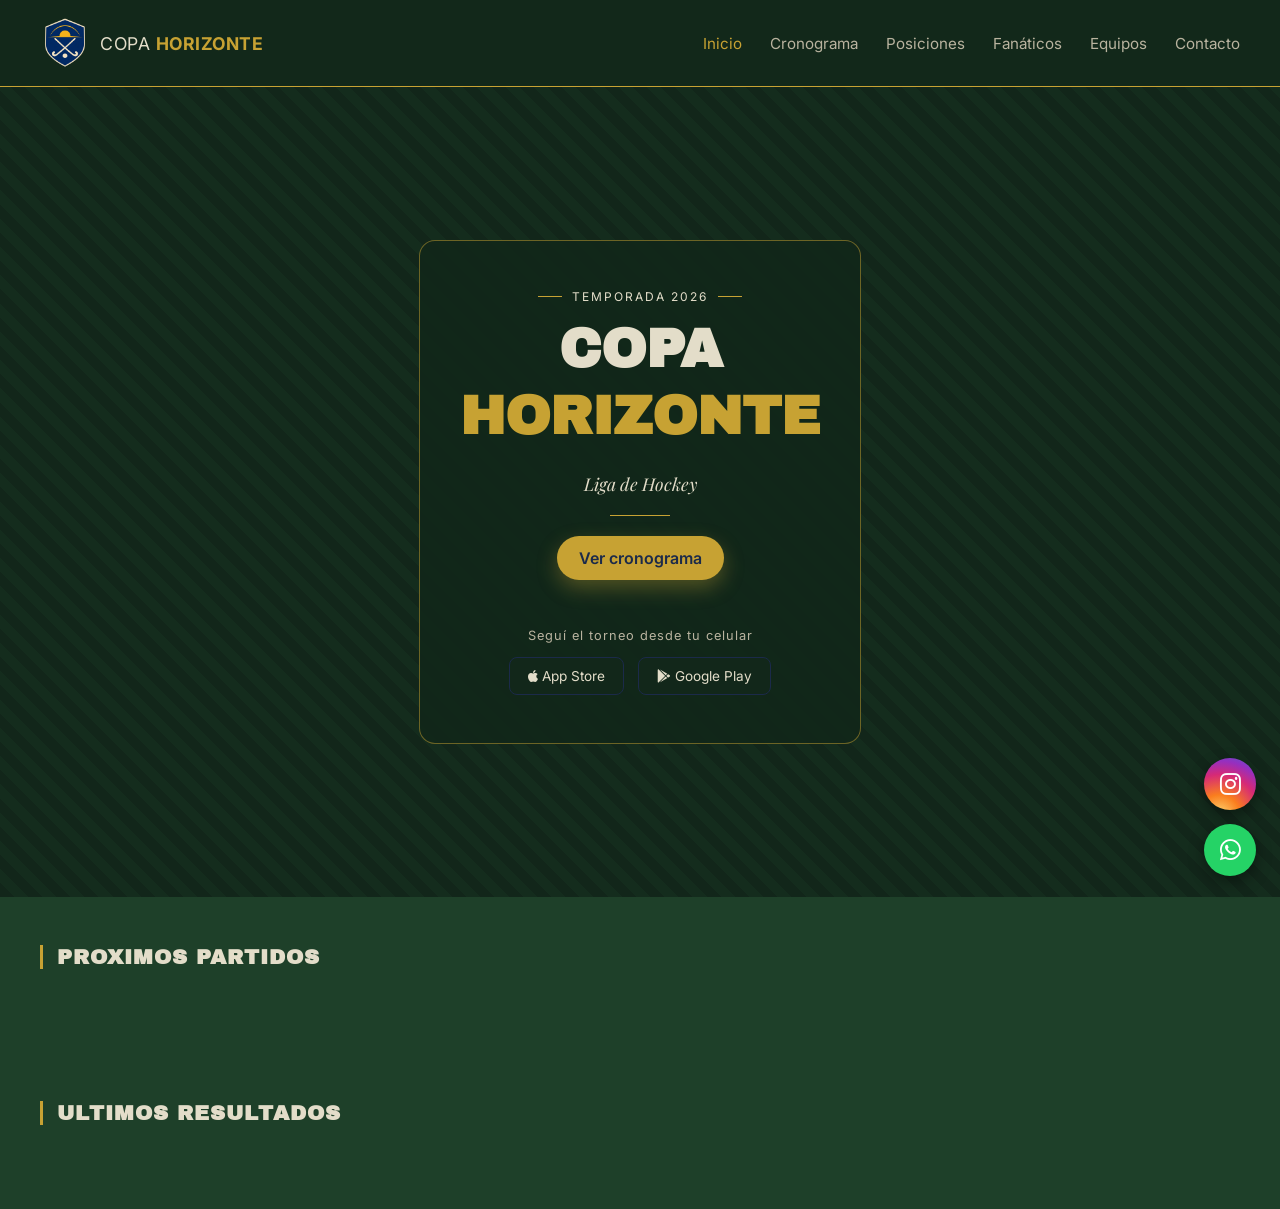
<file: index.html>
<!DOCTYPE html>
<html lang="es">
<head>
  <meta charset="UTF-8" />
  <meta name="viewport" content="width=device-width, initial-scale=1.0" />
  <title>Copa horizonte hockey</title>

  <!-- Fuente de Google Fonts: una para títulos y otra para texto -->
  <link rel="preconnect" href="https://fonts.googleapis.com" />
  <link href="https://fonts.googleapis.com/css2?family=Archivo+Black&family=Inter:wght@400;500;600;700&family=Playfair+Display:ital@1&display=swap" rel="stylesheet">

  <!-- Vinculamos hoja de estilos y script -->
  <link rel="stylesheet" href="https://cdnjs.cloudflare.com/ajax/libs/font-awesome/6.5.2/css/all.min.css"> <!--Biblioteca de iconos-->
  <link rel="stylesheet" href="styles.css" />
  <link rel="stylesheet" href="styles-index.css"/>
  
</head>
<body>
  <header class="navbar"> <!--Encabezado de la pagina-->
    <div class="navbar__brand"> <!--Sirve para agrupar el logo y el título -->
      <img src="assets/logo-escudo-transparente.png" alt="Escudo Superliga Hockey Córdoba" class="navbar__logo" />
      <span class="navbar__title">COPA <strong>HORIZONTE</strong></span>
    </div>

    <!-- Icono de tres rayitas que aparece en el celular -->
    <button class="navbar__toggle" id="navToggle" aria-label="Abrir menú" aria-expanded="false"> <!-- toggle indica que aparece solo en la compu, y el id debe ser unico-->
      <span></span>
      <span></span>
      <span></span> 
    </button> <!--Cierra el boton-->

    <nav class="navbar__menu" id="navMenu"> <!--Bloque de enlaces de navegacion-->
      <a href="index.html" class="active">Inicio</a> <!-- "a href" permite poner un link. Active es lo que indica que ahi estas parado en este momento -->
      <a href="cronograma.html">Cronograma</a>
      <a href="posiciones.html">Posiciones</a>
      <a href="fanaticos.html">Fanáticos</a>
      <a href="equipos.html">Equipos</a>
      <a href="contacto.html">Contacto</a>
    </nav> <!--Cierra el menu de navegacion-->
  </header>

  <!-- Fondo principal-->
  <section class="hero" id="inicio"> <!--Hero es el estilo visual grande — el fondo, la altura, el centrado-->
    <div class="hero__overlay"></div>

    <div class="hero__content">
  
  <div class="hero__season">
  <span class="hero__season-line"></span>
  <span>Temporada 2026</span>
  <span class="hero__season-line"></span>
</div>

<h1 class="hero__title">
  <span>COPA</span>
  <span class="hero__title--accent">HORIZONTE</span>
</h1>

<p class="hero__tagline">Liga de Hockey</p>

<div class="hero__ornament"></div>

      <a href="cronograma.html" class="btn btn--primary">Ver cronograma</a>


  <div class="hero__app">
        <p>Seguí el torneo desde tu celular</p>
        <div class="hero__app-badges">
         <a href="#" class="app-badge"><i class="fa-brands fa-apple"></i> App Store</a>
         <a href="#" class="app-badge"><i class="fa-brands fa-google-play"></i> Google Play</a>
        </div>
  </div>
    </div>
  </section>

  <!-- Botones flotantes -->
  <div class="floating-buttons">
  <a href="#" class="floating-buttons__btn floating-buttons__btn--instagram" aria-label="Instagram">
    <i class="fa-brands fa-instagram"></i> <!-- Icono de Instagram -->
  </a>

  <a href="#" class="floating-buttons__btn floating-buttons__btn--whatsapp" aria-label="WhatsApp">
    <i class="fa-brands fa-whatsapp"></i> <!-- Icono de WhatsApp -->
  </a>
</div>

<section>
  <div class="section-title">
    <h2>Proximos partidos</h2>
  </div>

  <div class="results-grid" id="upcomingGrid">
  
</div>
  </section>

  <section>
    <div class="section-title">
      <h2>Ultimos resultados</h2>
    </div>

    <div class="results-grid" id="resultsGrid">
   
  </div>
</section>
<script src="script.js"></script>
<script src="script-index.js"></script>
  
</body>
</html>
</file>
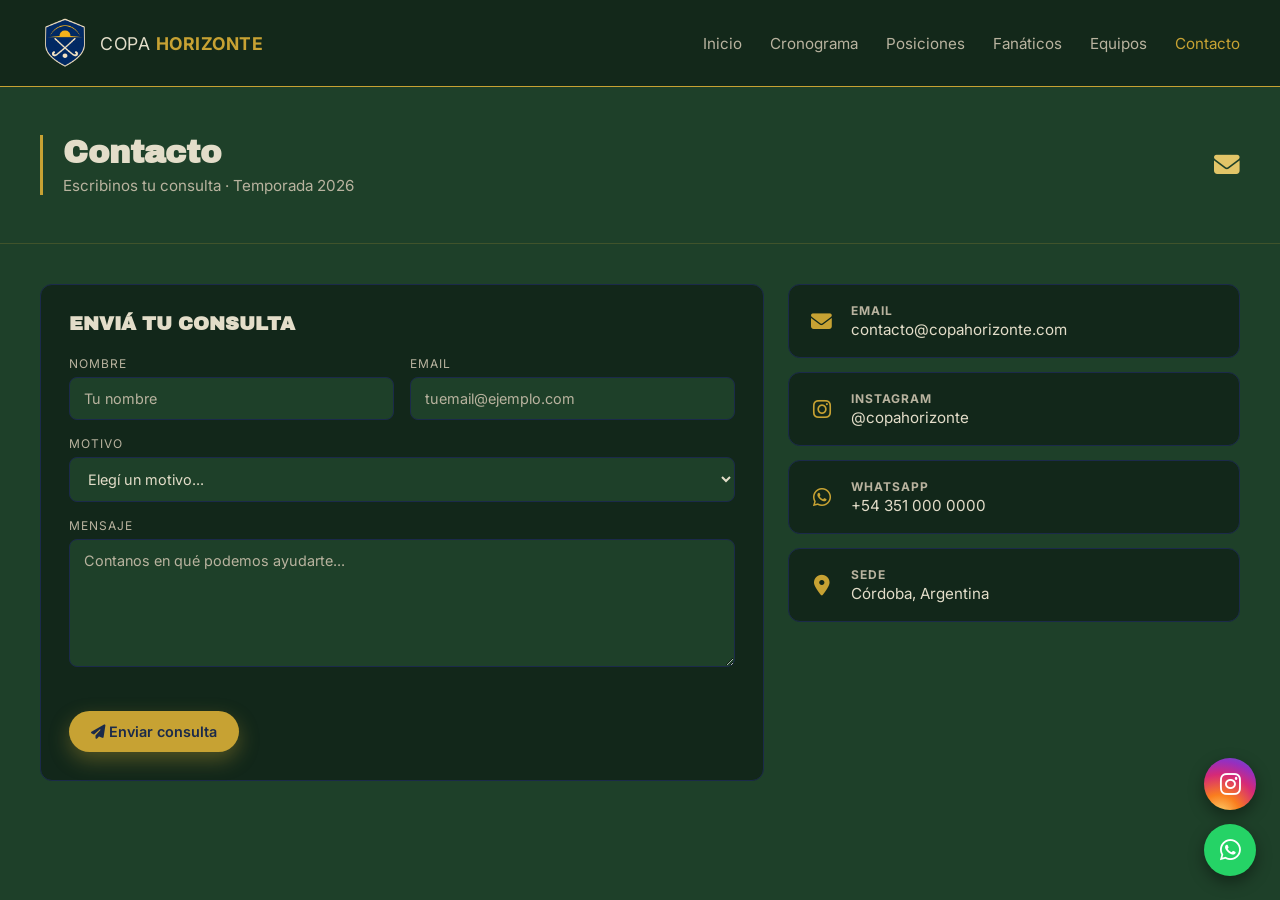
<file: contacto.html>
<!DOCTYPE html>
<html lang="es">
<head>
  <meta charset="UTF-8" />
  <meta name="viewport" content="width=device-width, initial-scale=1.0" />
  <title>Contacto — Copa Horizonte</title>

  <link rel="preconnect" href="https://fonts.googleapis.com" />
  <link href="https://fonts.googleapis.com/css2?family=Archivo+Black&family=Inter:wght@400;500;600;700&family=Playfair+Display:ital@1&display=swap" rel="stylesheet">
  <link rel="stylesheet" href="https://cdnjs.cloudflare.com/ajax/libs/font-awesome/6.5.2/css/all.min.css">
  <link rel="stylesheet" href="styles.css" />
  <link rel="stylesheet" href="styles-contacto.css" />
</head>
<body>

  <header class="navbar">
    <div class="navbar__brand">
      <img src="assets/logo-escudo-transparente.png" alt="Escudo Copa Horizonte" class="navbar__logo" />
      <span class="navbar__title">COPA <strong>HORIZONTE</strong></span>
    </div>

    <button class="navbar__toggle" id="navToggle" aria-label="Abrir menú" aria-expanded="false">
      <span></span><span></span><span></span>
    </button>

    <nav class="navbar__menu" id="navMenu">
      <a href="index.html">Inicio</a>
      <a href="cronograma.html">Cronograma</a>
      <a href="posiciones.html">Posiciones</a>
      <a href="fanaticos.html">Fanáticos</a>
      <a href="equipos.html">Equipos</a>
      <a href="contacto.html" class="active">Contacto</a>
    </nav>
  </header>

  <section class="page-header">
    <div class="page-header__text">
      <h1 class="page-header__title">Contacto</h1>
      <p class="page-header__subtitle">Escribinos tu consulta · Temporada 2026</p>
    </div>
    <i class="fa-solid fa-envelope page-header__icon"></i>
  </section>

  <main class="contact">

    <!-- Columna izquierda: formulario -->
    <section class="contact-card">
      <h2 class="contact-card__title">Enviá tu consulta</h2>

      <form id="contactForm" novalidate>
        <div class="form-row">
          <div class="form-field">
            <label for="cNombre">Nombre</label>
            <input type="text" id="cNombre" name="nombre" placeholder="Tu nombre" required />
          </div>

          <div class="form-field">
            <label for="cEmail">Email</label>
            <input type="email" id="cEmail" name="email" placeholder="tuemail@ejemplo.com" required />
          </div>
        </div>

        <div class="form-field">
          <label for="cMotivo">Motivo</label>
          <select id="cMotivo" name="motivo" required>
            <option value="">Elegí un motivo...</option>
            <option>Consulta general</option>
            <option>Inscripción de equipo</option>
            <option>Cronograma y canchas</option>
            <option>Resultados o posiciones</option>
            <option>Otro</option>
          </select>
        </div>

        <div class="form-field">
          <label for="cMensaje">Mensaje</label>
          <textarea id="cMensaje" name="mensaje" rows="6" placeholder="Contanos en qué podemos ayudarte..." required></textarea>
        </div>

        <p class="form-error" id="formError" role="alert"></p>

        <button type="submit" class="btn btn--primary contact-form__submit" id="contactSubmit">
          <i class="fa-solid fa-paper-plane"></i> Enviar consulta
        </button>
      </form>

      <!-- Mensaje que aparece después de "enviar" (oculto al inicio) -->
      <div class="form-success" id="formSuccess" hidden>
        <i class="fa-solid fa-circle-check"></i>
        <h3>¡Consulta enviada!</h3>
        <p>Gracias por escribirnos. Te vamos a responder a la brevedad.</p>
        <button type="button" class="filter-chip" id="newMessage">Enviar otra consulta</button>
      </div>
    </section>

    <!-- Columna derecha: datos de contacto -->
    <aside class="contact-info">
      <div class="info-item">
        <i class="fa-solid fa-envelope"></i>
        <div>
          <h3>Email</h3>
          <p>contacto@copahorizonte.com</p>
        </div>
      </div>

      <div class="info-item">
        <i class="fa-brands fa-instagram"></i>
        <div>
          <h3>Instagram</h3>
          <p>@copahorizonte</p>
        </div>
      </div>

      <div class="info-item">
        <i class="fa-brands fa-whatsapp"></i>
        <div>
          <h3>WhatsApp</h3>
          <p>+54 351 000 0000</p>
        </div>
      </div>

      <div class="info-item">
        <i class="fa-solid fa-location-dot"></i>
        <div>
          <h3>Sede</h3>
          <p>Córdoba, Argentina</p>
        </div>
      </div>
    </aside>

  </main>

  <div class="floating-buttons">
    <a href="#" class="floating-buttons__btn floating-buttons__btn--instagram" aria-label="Instagram">
      <i class="fa-brands fa-instagram"></i>
    </a>
    <a href="#" class="floating-buttons__btn floating-buttons__btn--whatsapp" aria-label="WhatsApp">
      <i class="fa-brands fa-whatsapp"></i>
    </a>
  </div>

  <script src="script.js"></script>
  <script src="script-contacto.js"></script>
</body>
</html>
</file>
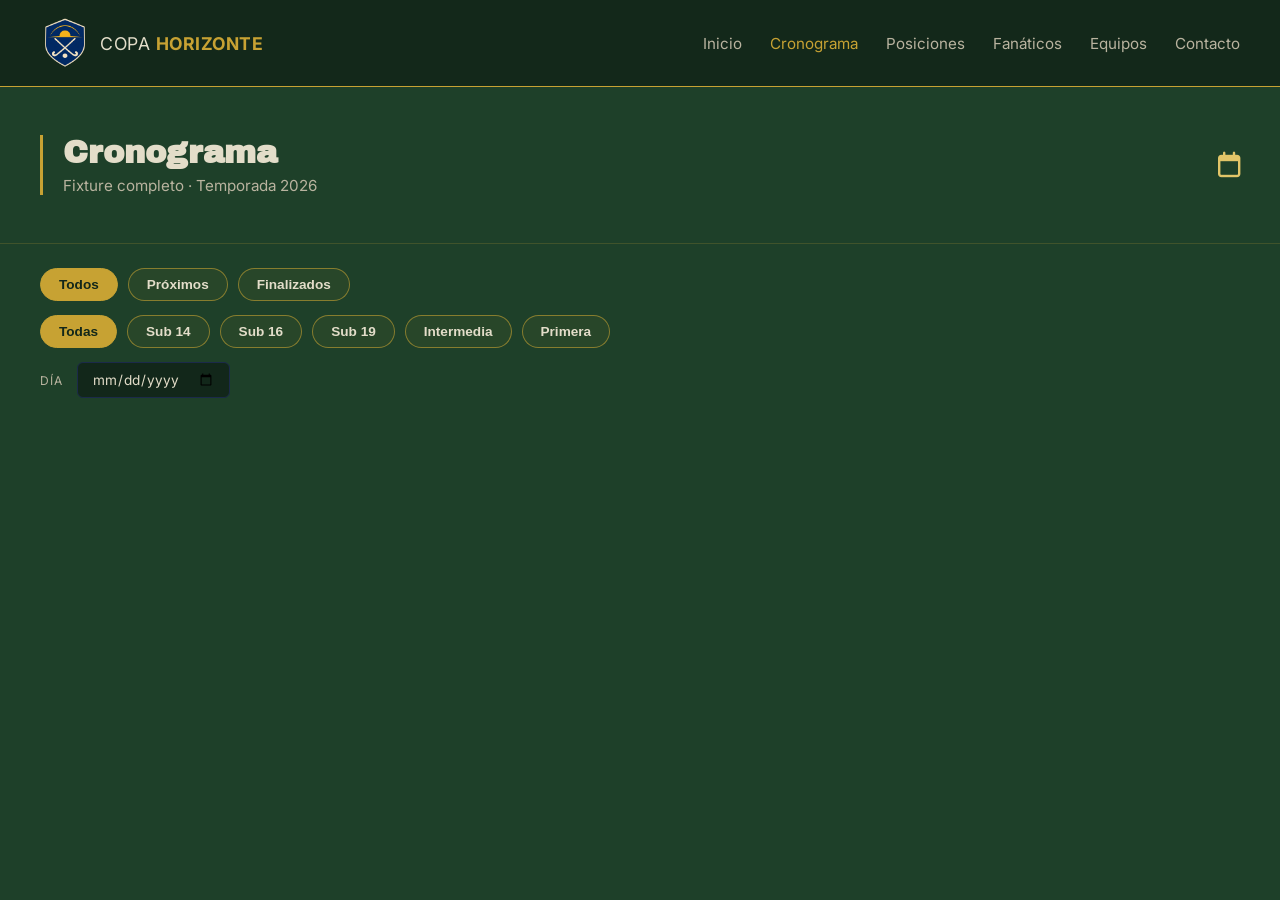
<file: cronograma.html>
<!DOCTYPE html>
<html lang="es">
<head>
  <meta charset="UTF-8" />
  <meta name="viewport" content="width=device-width, initial-scale=1.0" />
  <title>Cronograma — Copa horizonte</title>
<!--Fuentes-->
  <link rel="preconnect" href="https://fonts.googleapis.com" />
  <link href="https://fonts.googleapis.com/css2?family=Archivo+Black&family=Inter:wght@400;500;600;700&family=Playfair+Display:ital@1&display=swap" rel="stylesheet">
  <link rel="stylesheet" href="https://cdnjs.cloudflare.com/ajax/libs/font-awesome/6.5.2/css/all.min.css"> <!--Iconos-->
  <link rel="stylesheet" href="styles.css" />
  <link rel="stylesheet" href="styles-cronograma.css" />
</head>
<body>
<!--Mismo encabezado de index-->    
<header class="navbar">
  <div class="navbar__brand">
    <img src="assets/logo-escudo-transparente.png" alt="Escudo Superliga Hockey Córdoba" class="navbar__logo" />
    <span class="navbar__title">COPA <strong>HORIZONTE</strong></span>
  </div>

  <button class="navbar__toggle" id="navToggle" aria-label="Abrir menú" aria-expanded="false">
    <span></span>
    <span></span>
    <span></span>
  </button>

  <nav class="navbar__menu" id="navMenu">
    <a href="index.html">Inicio</a> <!--Enlace a la página de inicio-->
    <a href="cronograma.html" class="active">Cronograma</a> <!--Ahora ponemos este en active para que se muestre como la página actual-->
    <a href="posiciones.html">Posiciones</a>
    <a href="fanaticos.html" >Fanáticos</a>
    <a href="equipos.html">Equipos</a>
    <a href="contacto.html">Contacto</a>
  </nav>
</header>
<section class="page-header"> <!--Le ponemos un nombre generico para poder reutilizarlo-->
  <div class="page-header__text"> <!--Agrupa el titulo con el texto de abajo-->
    <h1 class="page-header__title">Cronograma</h1>
    <p class="page-header__subtitle">Fixture completo · Temporada 2026</p>
  </div>

  <i class="fa-regular fa-calendar page-header__icon"></i> <!-- Icono de calendario -->
</section>
<section class="filters">
  <div class="filters__group" id="statusFilters">
    <button class="filter-chip filter-chip--active" data-filter="todos">Todos</button> <!--Data filter es una etiqueta invisible para que js lo pueda distinguir-->
    <button class="filter-chip" data-filter="proximos">Próximos</button>
    <button class="filter-chip" data-filter="finalizados">Finalizados</button>
  </div>

  <div class="filters__group" id="cronogramaCategoryFilters">
    <button class="filter-chip filter-chip--active" data-category="Todas">Todas</button>
    <button class="filter-chip" data-category="Sub 14">Sub 14</button>
    <button class="filter-chip" data-category="Sub 16">Sub 16</button>
    <button class="filter-chip" data-category="Sub 19">Sub 19</button>
    <button class="filter-chip" data-category="Intermedia">Intermedia</button>
    <button class="filter-chip" data-category="Primera">Primera</button>
  </div>

  <div class="filters__group">
    <span class="filters__label">Día</span>
    <input type="date" id="dayFilter" class="date-input" />
  </div>  

<div id="matchesContainer">
<!-- JS llena esto con las fechas de los partidos -->
</div>  
</section>
<script src="script.js"></script>
<script src="script-cronograma.js"></script>
</body>
</html>
</file>
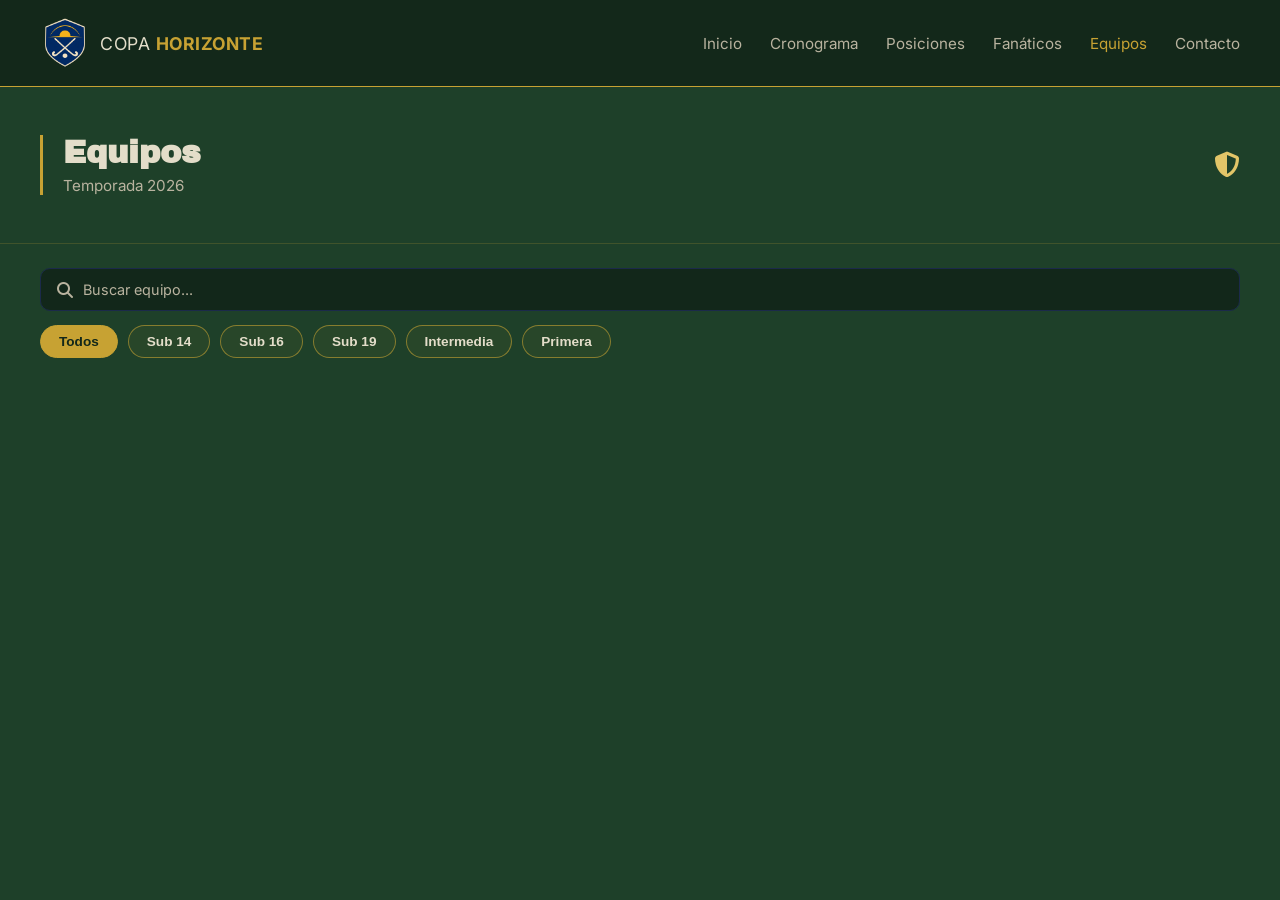
<file: equipos.html>
<!DOCTYPE html>
<html lang="es">
<head>
  <meta charset="UTF-8" />
  <meta name="viewport" content="width=device-width, initial-scale=1.0" />
  <title>Equipos — Copa Horizonte</title>

  <link rel="preconnect" href="https://fonts.googleapis.com" />
  <link href="https://fonts.googleapis.com/css2?family=Archivo+Black&family=Inter:wght@400;500;600;700&family=Playfair+Display:ital@1&display=swap" rel="stylesheet">
  <link rel="stylesheet" href="https://cdnjs.cloudflare.com/ajax/libs/font-awesome/6.5.2/css/all.min.css">
  <link rel="stylesheet" href="styles.css" />
  <link rel="stylesheet" href="styles-equipos.css"/>
</head>
<body>

  <header class="navbar">
    <div class="navbar__brand">
      <img src="assets/logo-escudo-transparente.png" alt="Escudo Copa Horizonte" class="navbar__logo" />
      <span class="navbar__title">COPA <strong>HORIZONTE</strong></span>
    </div>

    <button class="navbar__toggle" id="navToggle" aria-label="Abrir menú" aria-expanded="false">
      <span></span><span></span><span></span>
    </button>

    <nav class="navbar__menu" id="navMenu">
      <a href="index.html">Inicio</a>
      <a href="cronograma.html">Cronograma</a>
      <a href="posiciones.html">Posiciones</a>
      <a href="fanaticos.html" >Fanáticos</a>
      <a href="equipos.html" class="active">Equipos</a>
      <a href="contacto.html">Contacto</a>
    </nav>
  </header>

  <section class="page-header">
    <div class="page-header__text">
      <h1 class="page-header__title">Equipos</h1>
      <p class="page-header__subtitle" id="teamsSubtitle">Temporada 2026</p>
    </div>
    <i class="fa-solid fa-shield-halved page-header__icon"></i>
  </section>

  <section class="filters">
    <div class="team-search">
      <i class="fa-solid fa-magnifying-glass"></i>
      <input type="text" id="teamSearch" placeholder="Buscar equipo..." />
    </div>

    <div class="filters__group" id="teamCategoryFilters">
      <button class="filter-chip filter-chip--active" data-category="Todos">Todos</button>
      <button class="filter-chip" data-category="Sub 14">Sub 14</button>
      <button class="filter-chip" data-category="Sub 16">Sub 16</button>
      <button class="filter-chip" data-category="Sub 19">Sub 19</button>
      <button class="filter-chip" data-category="Intermedia">Intermedia</button>
      <button class="filter-chip" data-category="Primera">Primera</button>
    </div>
  </section>

  <div class="teams-grid" id="teamsGrid">
    <!-- JS inserta las tarjetas de equipos acá -->
  </div>

  <script src="script.js"></script>
  <script src="script-equipos.js"></script>
</body>
</html>
</file>
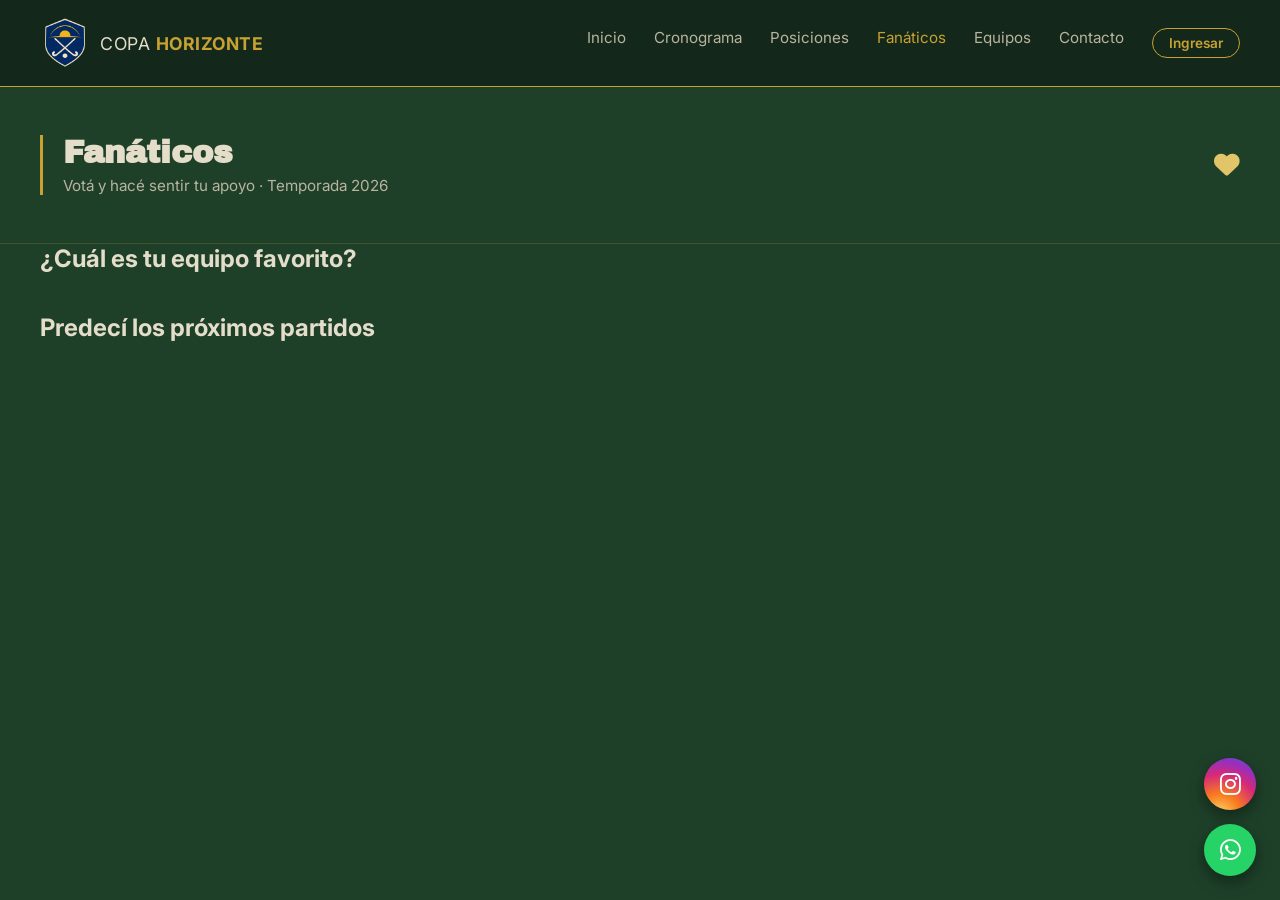
<file: fanaticos.html>
<!DOCTYPE html>
<html lang="es">
<head>
  <meta charset="UTF-8" />
  <meta name="viewport" content="width=device-width, initial-scale=1.0" />
  <title>Fanáticos — Copa Horizonte</title>

  <link rel="preconnect" href="https://fonts.googleapis.com" />
  <link href="https://fonts.googleapis.com/css2?family=Archivo+Black&family=Inter:wght@400;500;600;700&family=Playfair+Display:ital@1&display=swap" rel="stylesheet">
  <link rel="stylesheet" href="https://cdnjs.cloudflare.com/ajax/libs/font-awesome/6.5.2/css/all.min.css">
  <link rel="stylesheet" href="styles.css" />
  <link rel="stylesheet" href="styles-fanaticos.css" />
</head>
<body>

  <header class="navbar">
    <div class="navbar__brand">
      <img src="assets/logo-escudo-transparente.png" alt="Escudo Copa Horizonte" class="navbar__logo" />
      <span class="navbar__title">COPA <strong>HORIZONTE</strong></span>
    </div>

    <button class="navbar__toggle" id="navToggle" aria-label="Abrir menú" aria-expanded="false">
      <span></span><span></span><span></span>
    </button>

    <nav class="navbar__menu" id="navMenu">
      <a href="index.html">Inicio</a>
      <a href="cronograma.html">Cronograma</a>
      <a href="posiciones.html">Posiciones</a>
      <a href="fanaticos.html" class="active">Fanáticos</a>
      <a href="equipos.html">Equipos</a>
      <a href="contacto.html">Contacto</a>
      <button class="navbar__auth" id="authBtn" type="button">Ingresar</button>
    </nav>
  </header>

  <section class="page-header">
    <div class="page-header__text">
      <h1 class="page-header__title">Fanáticos</h1>
      <p class="page-header__subtitle">Votá y hacé sentir tu apoyo · Temporada 2026</p>
    </div>
    <i class="fa-solid fa-heart page-header__icon"></i>
  </section>

  <section class="fan-section">
    <div class="section-title">
      <h2>¿Cuál es tu equipo favorito?</h2>
    </div>

    <div class="vote-card" id="favoriteTeamVote">
      <!-- JS arma acá las barras + botones -->
    </div>
  </section>

  <div class="floating-buttons">
    <a href="#" class="floating-buttons__btn floating-buttons__btn--instagram" aria-label="Instagram">
      <i class="fa-brands fa-instagram"></i>
    </a>
    <a href="#" class="floating-buttons__btn floating-buttons__btn--whatsapp" aria-label="WhatsApp">
      <i class="fa-brands fa-whatsapp"></i>
    </a>
  </div>

  <!-- MODAL DE ACCESO -->
  <div class="modal" id="authModal">
    <div class="modal__overlay" id="authOverlay"></div>

    <div class="modal__box" role="dialog" aria-modal="true" aria-labelledby="authTitle">
      <button class="modal__close" id="authClose" type="button" aria-label="Cerrar">&times;</button>

      <!-- Vista 1: iniciar sesión -->
      <div id="loginView">
        <h2 class="modal__title" id="authTitle">Iniciá sesión para votar</h2>
        <p class="modal__subtitle">Tu voto queda asociado a tu usuario</p>

        <form id="loginForm">
          <label class="modal__label" for="loginUser">Usuario</label>
          <input class="modal__input" type="text" id="loginUser" autocomplete="username" />

          <label class="modal__label" for="loginPass">Contraseña</label>
          <input class="modal__input" type="password" id="loginPass" autocomplete="current-password" />

          <p class="modal__error" id="loginError" hidden>Usuario o contraseña incorrectos</p>

          <button class="btn btn--primary modal__submit" type="submit">Ingresar</button>
        </form>

        <p class="modal__switch">
          ¿No tenés cuenta?
          <button class="modal__link" id="showRegister" type="button">Creá una</button>
        </p>
      </div>

      <!-- Vista 2: crear cuenta (solo visual) -->
      <div id="registerView" hidden>
        <h2 class="modal__title">Creá tu cuenta</h2>
        <p class="modal__subtitle">Sumate para votar y predecir resultados</p>

        <form id="registerForm">
          <label class="modal__label" for="regUser">Usuario</label>
          <input class="modal__input" type="text" id="regUser" />

          <label class="modal__label" for="regPass">Contraseña</label>
          <input class="modal__input" type="password" id="regPass" />

          <label class="modal__label" for="regPass2">Repetí la contraseña</label>
          <input class="modal__input" type="password" id="regPass2" />

          <p class="modal__note" id="registerNote" hidden>
            Esta es una demo: la creación de cuentas todavía no está habilitada.
          </p>

          <button class="btn btn--primary modal__submit" type="submit">Crear cuenta</button>
        </form>

        <p class="modal__switch">
          ¿Ya tenés cuenta?
          <button class="modal__link" id="showLogin" type="button">Iniciá sesión</button>
        </p>
      </div>
    </div>
  </div>

  <section class="fan-section">
    <div class = "section-title">
      <h2>Predecí los próximos partidos</h2>
    </div>
    <div class = "predict-list" id="predictionsList">
    </div>
  </section>
  <script src="script.js"></script>
  <script src="script-fanaticos.js"></script>
</body>
</html>
</file>
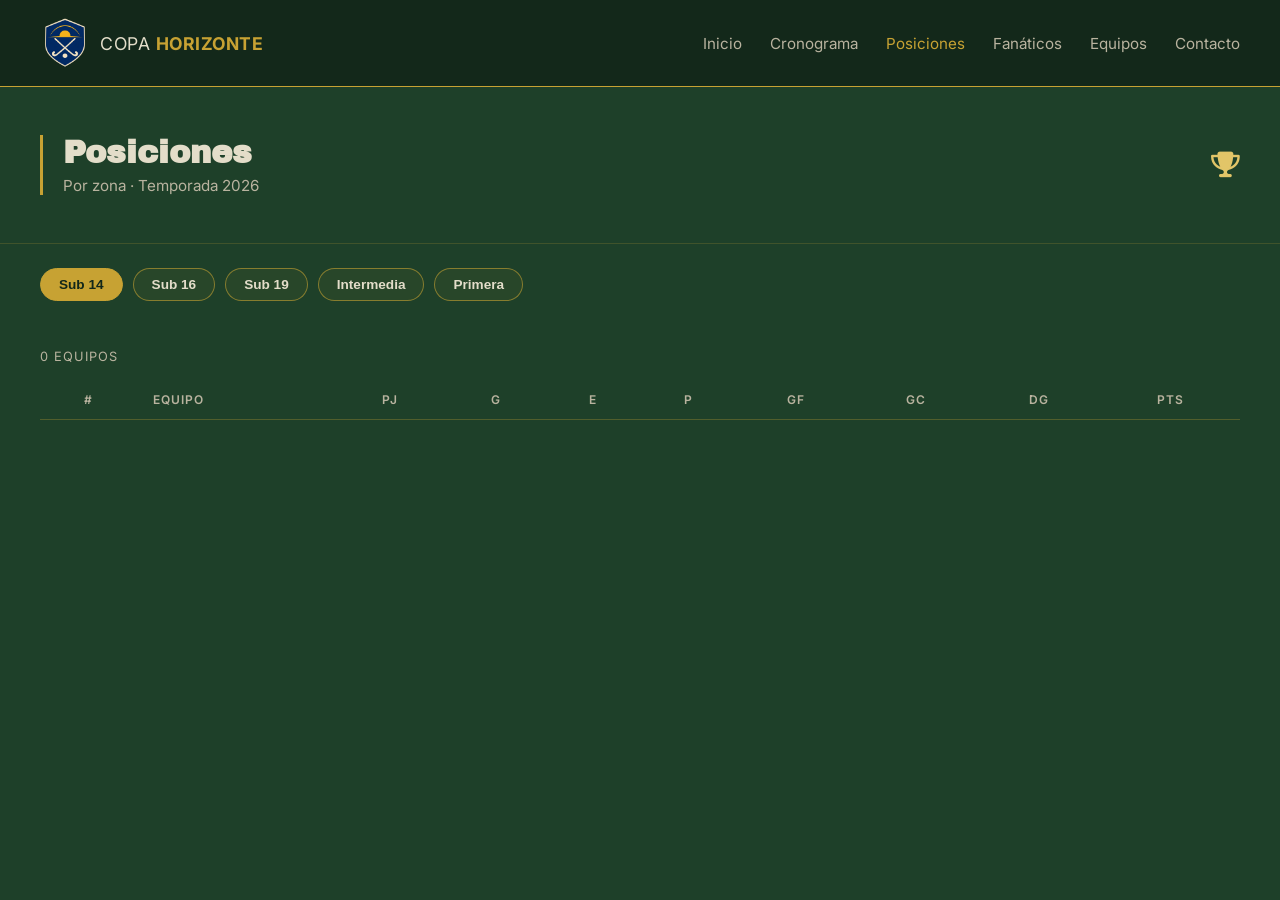
<file: posiciones.html>
<!DOCTYPE html>
<html lang="es">
<head>
  <meta charset="UTF-8" />
  <meta name="viewport" content="width=device-width, initial-scale=1.0" />
  <title>Posiciones — Copa Horizonte</title>

  <link rel="preconnect" href="https://fonts.googleapis.com" />
  <link href="https://fonts.googleapis.com/css2?family=Archivo+Black&family=Inter:wght@400;500;600;700&family=Playfair+Display:ital@1&display=swap" rel="stylesheet">
  <link rel="stylesheet" href="https://cdnjs.cloudflare.com/ajax/libs/font-awesome/6.5.2/css/all.min.css">
  <link rel="stylesheet" href="styles.css" />
  <link rel="stylesheet" href="styles-posiciones.css"/>
</head>
<body>

  <header class="navbar">
    <div class="navbar__brand">
      <img src="assets/logo-escudo-transparente.png" alt="Escudo Copa Horizonte" class="navbar__logo" />
      <span class="navbar__title">COPA <strong>HORIZONTE</strong></span>
    </div>

    <button class="navbar__toggle" id="navToggle" aria-label="Abrir menú" aria-expanded="false">
      <span></span>
      <span></span>
      <span></span>
    </button>

    <nav class="navbar__menu" id="navMenu">
      <a href="index.html">Inicio</a>
      <a href="cronograma.html">Cronograma</a>
      <a href="posiciones.html" class="active">Posiciones</a>
      <a href="fanaticos.html" >Fanáticos</a>
      <a href="equipos.html">Equipos</a>
      <a href="contacto.html">Contacto</a>
    </nav>
  </header>

  <section class="page-header">
    <div class="page-header__text">
      <h1 class="page-header__title">Posiciones</h1>
      <p class="page-header__subtitle">Por zona · Temporada 2026</p>
    </div>

    <i class="fa-solid fa-trophy page-header__icon"></i>
  </section>

  <section class="filters">
    <div class="filters__group" id="categoryFilters">
      <button class="filter-chip filter-chip--active" data-category="Sub 14">Sub 14</button>
      <button class="filter-chip" data-category="Sub 16">Sub 16</button>
      <button class="filter-chip" data-category="Sub 19">Sub 19</button>
      <button class="filter-chip" data-category="Intermedia">Intermedia</button>
      <button class="filter-chip" data-category="Primera">Primera</button>
    </div>
  </section>

  <section class="standings">
  <p class="standings__count" id="teamsCount">0 equipos</p>

  <table class="standings-table">
    <thead>
      <tr>
        <th>#</th>
        <th>Equipo</th>
        <th>PJ</th>
        <th>G</th>
        <th>E</th>
        <th>P</th>
        <th>GF</th>
        <th>GC</th>
        <th>DG</th>
        <th>PTS</th>
      </tr>
    </thead>
    <tbody id="standingsBody">
      <!-- Acá JavaScript va a insertar una fila por cada equipo -->
    </tbody>
  </table>
</section>

  <script src="script.js"></script>
  <script src="script-posiciones.js"></script>
</body>
</html>
</file>
<file: styles.css>
/* Varibles usadas en todas las paginas*/
:root {
  --color-bg: #1e4029;         /* Verde pitch — fondo principal (primario) */
  --color-bg-dark: #12271a;    /* variante más oscura, para degradés */
  --color-gold: #c7a233;       /* Dorado — acento principal (secundario) */
  --color-gold-light: #e2c568; /* dorado claro, para hover / brillo */
  --color-navy: #1b2a4a;       /* Azul noche — acento terciario */
  --color-copper: #b8792a;     /* Ámbar — advertencia */
  --color-cream: #e3ddc9;      /* Papel — texto principal sobre fondo oscuro */
  --color-cream-muted: #b9b39f;/* Papel apagado — texto secundario */
  --color-success: #3d7a4c;    /* Verde césped — confirmación */
  --color-info: #3b6ea5;       /* Azul información */
  --color-danger: #a13d2e;     /* Rojo ladrillo — alerta */

  --font-title: "Archivo Black", sans-serif;
  --font-body: "Inter", sans-serif;
}

* {
  margin: 0;
  padding: 0;
  box-sizing: border-box; /* el padding no rompe el ancho de los elementos */
}

body {
  font-family: var(--font-body);
  background: var(--color-bg);
  color: var(--color-cream);
}

a {
  text-decoration: none;
  color: inherit;
}

/* NAVBAR (de todas las paginas)*/
.navbar {
  position: sticky;
  top: 0;
  z-index: 100;
  display: flex;
  align-items: center;
  justify-content: space-between;
  padding: 18px 40px;
  background: rgba(18, 39, 26, 0.95);
  border-bottom: 1px solid var(--color-gold);
}

.navbar__brand {
  display: flex;
  align-items: center;
  gap: 10px;
  font-size: 1.1rem;
  letter-spacing: 0.5px;
}

.navbar__logo {
  width: 50px;
  height: 50px;
  object-fit: contain;
}

.navbar__title strong {
  color: var(--color-gold);
}

.navbar__menu {
  display: flex;
  gap: 28px;
}

.navbar__menu a {
  font-size: 0.95rem;
  color: var(--color-cream-muted);
  transition: color 0.2s ease;
}

.navbar__menu a:hover,
.navbar__menu a.active {
  color: var(--color-gold);
}

/* Botón hamburguesa: oculto en escritorio */
.navbar__toggle {
  display: none;
  flex-direction: column;
  gap: 5px;
  background: none;
  border: none;
  cursor: pointer;
}

.navbar__toggle span {
  width: 24px;
  height: 2px;
  background: var(--color-cream);
}

/* RESPONSIVE (celulares) */
@media (max-width: 768px) {
  .navbar__menu {
    position: absolute;
    top: 100%;
    left: 0;
    right: 0;
    flex-direction: column;
    background: rgba(18, 39, 26, 0.98);
    padding: 20px 40px;
    gap: 16px;
    display: none; /* se muestra con JS al tocar el botón hamburguesa */
  }

  .navbar__menu.open {
    display: flex;
  }

  .navbar__toggle {
    display: flex;
  }
}

/* BOTONES */
.btn {
  display: inline-block;
  padding: 12px 22px;
  border-radius: 8px;
  font-weight: 600;
  font-size: 0.86 rem;
  transition: transform 0.15s ease, box-shadow 0.15s ease;
}

.btn--primary { /*Boton de cronograma*/
  background: var(--color-gold);        
  color: var(--color-navy);
  border-radius: 999px;                 
  box-shadow: 0 8px 20px rgba(199, 162, 51, 0.35);
}

.btn--primary:hover {
  transform: translateY(-2px);
  box-shadow: 0 12px 24px rgba(199, 162, 51, 0.45);
}



/* BOTONES FLOTANTES (Instagram / WhatsApp) */
.floating-buttons {
  position: fixed;
  right: 24px;
  bottom: 24px;
  display: flex;
  flex-direction: column;
  gap: 14px;
  z-index: 50;
}

.floating-buttons__btn {
  width: 52px;
  height: 52px;
  border-radius: 50%;
  display: flex;
  align-items: center;
  justify-content: center;
  font-size: 1.5rem;
  box-shadow: 0 6px 16px rgba(0, 0, 0, 0.4);
  transition: all 0.2s ease;
}

/* Instagram */
.floating-buttons__btn--instagram {
  background: radial-gradient(
    circle at 30% 110%,
    #feda75 0%,
    #fa7e1e 30%,
    #d62976 60%,
    #962fbf 80%,
    #4f5bd5 100%
  );
  color: white;
}

/* WhatsApp */
.floating-buttons__btn--whatsapp {
  background: #25d366;
  color: white;
}

/* Efecto al pasar el mouse */
.floating-buttons__btn:hover {
  transform: translateY(-3px) scale(1.05);
  box-shadow: 0 10px 22px rgba(0, 0, 0, 0.5);
}

/* Encabezado en Cronograma, posiciones, estadísticas...*/
.page-header { /*Agrupa elementos a la izquierda y el icono a la derecha*/
  display: flex;
  align-items: center;
  justify-content: space-between;
  padding: 48px 40px;
  border-bottom: 1px solid rgba(199, 162, 51, 0.2);
}

.page-header__text { /*Linea dorada debajo del titulo*/
  position: relative;
  padding-left: 20px;
  border-left: 3px solid var(--color-gold);
}

.page-header__title {
  font-family: var(--font-title);
  font-size: 2rem;
  color: var(--color-cream);
  margin-bottom: 6px;
}

.page-header__subtitle {
  color: var(--color-cream-muted);
  font-size: 0.95rem;
}

.page-header__icon { /*Le da color y tamaño al icono del calendario*/
  font-size: 1.6rem;
  color: var(--color-gold-light);
}

/* Contenedor general que agrupa las 4 filas (Estado, Categoría, Fecha, Día) una debajo de la otra*/
.filters {
  padding: 24px 40px;
  display: flex;
  flex-direction: column;
  gap: 14px;
}

.filters__group {
  display: flex;
  gap: 10px; /*Separación entre los botones*/
  flex-wrap: wrap;  /* Si no entran todos en una línea, el sobrante salta abajo */
}

.filter-chip { /*Es el estilo base compartido por todos los botones*/
  background: rgba(199, 162, 51, 0.06);           
  border: 1px solid rgba(199, 162, 51, 0.6);     
  color: var(--color-cream);
  padding: 8px 18px;
  border-radius: 999px;
  font-size: 0.85rem;
  font-weight: 600;
  cursor: pointer; /*el mouse se convierte en "manito" al pasar por encima */
  transition: background 0.2s ease, color 0.2s ease; /*/* anima el cambio de color en vez de que sea instantáneo */

}

/* Se suma por encima de .filter-chip cuando el botón está seleccionado/activo */
.filter-chip--active {
  background: var(--color-gold);
  border-color: var(--color-gold);
  color: var(--color-bg-dark);
}

/* Las etiquetas de texto "FECHA" y "DÍA" que van al lado de sus respectivos botones */
.filters__label {
  font-size: 0.75rem;
  text-transform: uppercase; /*Texto en mayusculas*/
  letter-spacing: 1px; /*Separacion de letras*/
  color: var(--color-cream-muted);
  align-self: center;
  margin-right: 4px;
}

.date-input {
  background: var(--color-bg-dark);
  border: 1px solid var(--color-navy);
  color: var(--color-cream);
  padding: 8px 14px;
  border-radius: 6px;  /* esquinas apenas redondeadas*/
  font-family: var(--font-body);
  font-size: 0.85rem;
}

/*Iniciales que se usan en resultados y cronogramas*/
.match-card__badge {
  width: 32px;
  height: 32px;
  border-radius: 50%;
  background: var(--color-navy);
  color: var(--color-cream);
  display: flex;
  align-items: center;
  justify-content: center;
  font-size: 0.7rem;
  font-weight: 700;
  flex-shrink: 0;
}
</file>
<file: styles-index.css>
/* Sección principal */
.hero {
  position: relative;
  min-height: 90vh;
  display: flex;
  align-items: center;
  justify-content: center;
  text-align: center;
  overflow: hidden;

  background: repeating-linear-gradient(
    45deg,
    var(--color-bg-dark) 0,
    var(--color-bg-dark) 10px,
    #16301f 10px,
    #16301f 20px
  );
}

/* Capa oscura semitransparente encima de la foto, para que el
   texto blanco siempre se lea bien sin importar la imagen de fondo */
.hero__overlay {
  position: absolute;
  inset: 0;
  background: rgba(18, 39, 26, 0.35);
}

.hero__content {
  position: relative; /* para quedar por encima del overlay */
  z-index: 2;
  max-width: 700px;
  padding: 48px 40px;
  background: rgba(18, 39, 26, 0.88);
  border: 1px solid rgba(199, 162, 51, 0.5);
  border-radius: 16px;
}

.hero__title {
  font-family: var(--font-title);
  line-height: 1.15;
  font-size: clamp(2rem, 6vw, 3.4rem);
  display: flex;
  flex-direction: column;
  gap: 4px;
  margin-bottom: 24px;
  color: var(--color-cream);
}

.hero__title--accent {
  color: var(--color-gold);
}

.hero__subtitle {
  color: var(--color-cream-muted);
  font-size: 1.05rem;
  line-height: 1.6;
  margin-bottom: 32px;
}
.hero__tagline {
  font-family: "Playfair Display", serif;
  font-style: italic;
  color: var(--color-cream);
  font-size: 1.1rem;
  margin-bottom: 20px;
}

.hero__ornament {
  width: 60px;
  height: 1px;
  background: var(--color-gold);
  margin: 0 auto 20px;   /* centrada, con separación abajo respecto al texto siguiente */
}

/*Datos de la temporada*/
.hero__season {
  display: flex;
  align-items: center;
  gap: 10px;
  justify-content: center;
  margin-bottom: 14px;
  color: var(--color-cream);
  font-size: 0.75rem;
  letter-spacing: 2px;
  text-transform: uppercase;
}

.hero__season-line {
  width: 24px;
  height: 1px;
  background: var(--color-gold);
}

.hero__stats {
  display: flex;
  justify-content: center;
  gap: 32px;
  margin-top: 8px;
}

.hero__stat {
  display: flex;
  flex-direction: column;
  align-items: center;
}

.hero__stat-number {
  font-family: var(--font-title);
  color: var(--color-gold);
  font-size: 1.4rem;
}

.hero__stat-label {
  color: var(--color-cream-muted);
  font-size: 0.7rem;
  letter-spacing: 1px;
  text-transform: uppercase;
  margin-top: 2px;
}

/* 5. BLOQUE "Segui el torneo desde tu celular"*/
.hero__app {
  margin-top: 48px;
}

.hero__app p {
  font-size: 0.8rem;
  letter-spacing: 1px;
  color: var(--color-cream-muted);
  margin-bottom: 14px;
}

.hero__app-badges {
  display: flex;
  gap: 14px;
  justify-content: center;
  flex-wrap: wrap;
}

.app-badge {
  background: var(--color-bg-dark);
  border: 1px solid var(--color-navy);
  padding: 10px 18px;
  border-radius: 8px;
  font-size: 0.85rem;
  color: var(--color-cream);
}

/*Titulos de seccion: "Proximos partidos" "Ultimos resultados"*/

.section-title{
  display: flex;
  align-items: center;
  gap: 14px;
  padding: 0 40px;
  margin: 48px 0 24px;
}

.section-title::before{
  content:"";
  width: 3px;
  height: 24px;
  background: var(--color-gold);
}

.section-title h2{
  font-family: var(--font-title);
  font-size: 1.3rem;
  color: var(--color-cream);
  text-transform: uppercase;
  letter-spacing: 1px;
}

/*Estado vacio: "No hay partidos programados..."*/
.empty-state{
  text-align: center;
  padding: 40px 20px 60px;
  color: var(--color-cream-muted);
}
.empty-state i{
  font-size: 2rem;
  margin-bottom: 12px;
  color: var(--color-gold);
  display:block;
}

/*Grilla de ultimos resultados*/
.results-grid{
  display: grid;
  grid-template-columns: repeat(3,1fr);
  gap: 16px;
  padding: 0 40px 60px;
}
.result-card{
  background: var(--color-bg-dark);
  border: 1px solid var(--color-navy);
  border-radius: 10px;
  padding: 16px 20px;
}
.result-card__meta{
  display: flex;
  align-items: center;
  gap: 10px;
  margin-bottom: 14px;
}
.result-card__status{
  background: var(--color-cream-muted);
  color: var(--color-bg-dark);
  font-size: 0.7rem;
  font-weight: 700;
  padding: 2px 10px;
  border-radius: 999px;
}
.result-card__info{
  color: var(--color-gold);
  font-size: 0.75rem;
  font-weight: 600;
}
.result-card__match{
  display: flex;
  align-items: center;
  justify-content: space-between;
}
.result-card__score{
  font-family: var(--font-title);
  font-size: 1.2rem;
  color: var(--color-cream);
}
</file>
<file: styles-contacto.css>
/* Layout: formulario a la izquierda, datos de contacto a la derecha */
.contact {
  display: grid;
  grid-template-columns: 1.6fr 1fr;
  gap: 24px;
  padding: 40px 40px 60px;
  align-items: start;
}

/* Tarjeta del formulario */
.contact-card {
  background: var(--color-bg-dark);
  border: 1px solid var(--color-navy);
  border-radius: 12px;
  padding: 28px;
}

.contact-card__title {
  font-family: var(--font-title);
  font-size: 1.2rem;
  text-transform: uppercase;
  color: var(--color-cream);
  margin-bottom: 22px;
}

/* Campos */
.form-row {
  display: grid;
  grid-template-columns: 1fr 1fr;
  gap: 16px;
}

.form-field {
  display: flex;
  flex-direction: column;
  gap: 6px;
  margin-bottom: 16px;
}

.form-field label {
  font-size: 0.75rem;
  text-transform: uppercase;
  letter-spacing: 1px;
  color: var(--color-cream-muted);
}

.form-field input,
.form-field select,
.form-field textarea {
  background: var(--color-bg);
  border: 1px solid var(--color-navy);
  color: var(--color-cream);
  padding: 12px 14px;
  border-radius: 8px;
  font-family: var(--font-body);
  font-size: 0.9rem;
  outline: none;
  transition: border-color 0.2s ease;
}

.form-field textarea {
  resize: vertical;
}

.form-field input::placeholder,
.form-field textarea::placeholder {
  color: var(--color-cream-muted);
}

.form-field input:focus,
.form-field select:focus,
.form-field textarea:focus {
  border-color: var(--color-gold);
}

/* Campo con error (lo marca el JS) */
.form-field--error input,
.form-field--error select,
.form-field--error textarea {
  border-color: var(--color-danger);
}

.form-error {
  color: #e2a094;
  font-size: 0.85rem;
  min-height: 1.2em;
  margin-bottom: 12px;
}

/* Botón enviar (reusa .btn .btn--primary de styles.css) */
.contact-form__submit {
  border: none;
  cursor: pointer;
  font-family: var(--font-body);
  font-size: 0.9rem;
}

.contact-form__submit:disabled {
  opacity: 0.6;
  cursor: wait;
  transform: none;
}

/* Mensaje de éxito */
.form-success {
  text-align: center;
  padding: 30px 10px;
}

.form-success[hidden] {
  display: none;
}

.form-success i {
  font-size: 3rem;
  color: var(--color-gold);
  margin-bottom: 14px;
}

.form-success h3 {
  font-family: var(--font-title);
  font-size: 1.3rem;
  color: var(--color-cream);
  margin-bottom: 8px;
}

.form-success p {
  color: var(--color-cream-muted);
  margin-bottom: 20px;
}

/* Columna de datos de contacto */
.contact-info {
  display: flex;
  flex-direction: column;
  gap: 14px;
}

.info-item {
  display: flex;
  align-items: center;
  gap: 16px;
  background: var(--color-bg-dark);
  border: 1px solid var(--color-navy);
  border-radius: 12px;
  padding: 18px 20px;
  transition: border-color 0.15s ease;
}

.info-item:hover {
  border-color: var(--color-gold);
}

.info-item i {
  font-size: 1.3rem;
  color: var(--color-gold);
  width: 26px;
  text-align: center;
}

.info-item h3 {
  font-size: 0.75rem;
  text-transform: uppercase;
  letter-spacing: 1px;
  color: var(--color-cream-muted);
  margin-bottom: 2px;
}

.info-item p {
  color: var(--color-cream);
  font-size: 0.95rem;
}

/* Celulares: todo en una columna */
@media (max-width: 768px) {
  .contact {
    grid-template-columns: 1fr;
    padding: 24px 20px 60px;
  }

  .form-row {
    grid-template-columns: 1fr;
    gap: 0;
  }
}
</file>
<file: styles-cronograma.css>
/*Lista de partidos*/

.match-day__date {
  text-align: center;
  color: var(--color-cream-muted);
  font-size: 0.85rem;
  font-weight: 600;
  text-transform: uppercase;
  letter-spacing: 1px;
  margin: 24px 0 16px;
}

/* El contenedor ul que agrupa todos los partidos */
.matches-list {
  list-style: none;   /* saca las viñetas por defecto de la lista */
  padding: 0 40px;
  display: flex;
  flex-direction: column;
  gap: 12px;
}

.match-card {
  display: grid; /*Columnas fijas alineadas*/
  grid-template-columns: 160px 1fr auto 1fr 160px;  /* define el ancho de las 5 columnas*/
  align-items: center;
  gap: 16px;
  background: var(--color-bg-dark);
  border: 1px solid var(--color-navy);
  border-radius: 10px;
  padding: 16px 24px;
}

/* Agrupa el estado ("Final") y la categoría ("Intermedia"), apilados verticalmente */
.match-card__meta {
  display: flex;
  flex-direction: column;
  gap: 4px;
}

.match-card__status {
  background: var(--color-cream-muted);
  color: var(--color-bg-dark);
  font-size: 0.7rem;
  font-weight: 700;
  padding: 2px 10px;
  border-radius: 999px;
  width: fit-content;
}

.match-card__category {
  color: var(--color-gold);
  font-size: 0.75rem;
  font-weight: 600;
}

.match-card__team {
  display: flex;
  align-items: center;
  gap: 10px;
  justify-content: flex-end;
}

.match-card__team--away {
  justify-content: flex-start;
}

.match-card__team-name {
  font-weight: 700;
  color: var(--color-cream);
}

.match-card__score {
  display: flex;
  gap: 8px;
  align-items: center;
  justify-content: center;
  font-family: var(--font-title);
  font-size: 1.4rem;
  color: var(--color-cream);
}

.match-card__score-sep {
  color: var(--color-cream-muted);
}

.match-card__info {
  display: flex;
  flex-direction: column;
  gap: 4px;
  align-items: flex-end;
  text-align: right;
  font-size: 0.8rem;
  color: var(--color-cream-muted);
}
</file>
<file: styles-equipos.css>
/*Buscador de equipos*/

.team-search {
  display: flex;
  align-items: center;
  gap: 10px;
  background: var(--color-bg-dark);
  border: 1px solid var(--color-navy);
  border-radius: 10px;
  padding: 12px 16px;
  color: var(--color-cream-muted);
}

.team-search i {
  color: var(--color-cream-muted);
}

.team-search input {
  flex: 1;
  background: none;
  border: none;
  outline: none;
  color: var(--color-cream);
  font-family: var(--font-body);
  font-size: 0.9rem;
}

.team-search input::placeholder {
  color: var(--color-cream-muted);
}

/* Grilla de tarjetas de equipos */
.teams-grid {
  display: grid;
  grid-template-columns: repeat(4, 1fr);
  gap: 18px;
  padding: 8px 40px 60px;
}

.team-card {
  position: relative;
  background: var(--color-bg-dark);
  display: block;
  text-decoration: none;
  color: inherit;
  border: 1px solid var(--color-navy);
  border-radius: 12px;
  padding: 20px;
  text-align: center;
  transition: transform 0.15s ease, border-color 0.15s ease;
}

.team-card:hover {
  transform: translateY(-3px);
  border-color: var(--color-gold);
}

.team-card__rank {
  position: absolute;
  top: 14px;
  right: 14px;
  background: rgba(199, 162, 51, 0.12);
  color: var(--color-gold);
  font-size: 0.7rem;
  font-weight: 700;
  padding: 3px 9px;
  border-radius: 999px;
}

.team-card__badge {
  width: 76px;
  height: 76px;
  border-radius: 14px;
  border: none;
  background: var(--color-navy);
  color: var(--color-cream);
  display: flex;
  align-items: center;
  justify-content: center;
  font-family: var(--font-title);
  font-size: 1.1rem;
  margin: 8px auto 18px;
}

.team-card__name {
  font-weight: 700;
  color: var(--color-cream);
  font-size: 1rem;
  margin-bottom: 4px;
}

.team-card__category {
  color: var(--color-gold);
  font-size: 0.75rem;
  font-weight: 600;
  text-transform: uppercase;
  letter-spacing: 0.5px;
  margin-bottom: 16px;
}

.team-card__stats {
  display: flex;
  justify-content: space-between;
  align-items: center;
  border-top: 1px solid rgba(199, 162, 51, 0.15);
  padding-top: 12px;
  font-size: 0.85rem;
}

.team-card__pj {
  color: var(--color-cream-muted);
}

.team-card__pts {
  color: var(--color-gold);
  font-weight: 700;
}

@media (max-width: 1100px) {
  .teams-grid { grid-template-columns: repeat(2, 1fr); }
}

@media (max-width: 600px) {
  .teams-grid { grid-template-columns: 1fr; padding: 8px 20px 40px; }
}
</file>
<file: styles-fanaticos.css>
.fan-section {
  padding: 0 40px 40px;
}

/* VOTACIÓN: ranking en filas a todo el ancho */
.vote-summary {
  color: var(--color-cream-muted);
  font-size: 0.8rem;
  margin-bottom: 12px;
}

.vote-list {
  display: flex;
  flex-direction: column;
  gap: 8px;
}

.vote-row {
  display: flex;
  align-items: center;
  gap: 14px;
  background: var(--color-bg-dark);
  border: 1px solid var(--color-navy);
  border-radius: 12px;
  padding: 12px 16px;
}

.vote-row--mine {
  border-color: var(--color-gold);   /* la fila del equipo que votaste */
}

.vote-row__rank {
  width: 26px;
  height: 26px;
  border-radius: 50%;
  background: rgba(199, 162, 51, 0.12);
  color: var(--color-cream-muted);
  font-weight: 700;
  font-size: 0.75rem;
  display: flex;
  align-items: center;
  justify-content: center;
  flex-shrink: 0;
}

.vote-row__rank--leader {
  background: var(--color-gold);
  color: var(--color-bg-dark);
}

/* Reutilizamos el badge de iniciales/logo, pero acá cuadrado y más grande */
.vote-row .match-card__badge {
  width: 40px;
  height: 40px;
  border-radius: 10px;
  font-size: 0.75rem;
}

.vote-row__name {
  flex: 0 0 220px;
  font-weight: 700;
  color: var(--color-cream);
  overflow: hidden;
  text-overflow: ellipsis;
  white-space: nowrap;
}

.vote-row__bar {
  flex: 1;
  background: var(--color-bg);
  border-radius: 999px;
  height: 8px;
  overflow: hidden;
}

.vote-row__bar-fill {
  height: 100%;
  background: var(--color-gold);
  transition: width 0.3s ease;
}

.vote-row__stats {
  flex: 0 0 100px;
  text-align: right;
  color: var(--color-cream);
  font-size: 0.85rem;
}

.vote-row__stats strong {
  color: var(--color-gold);
}

.vote-row__btn {
  flex: 0 0 104px;
  text-align: center;
}

@media (max-width: 768px) {
  .vote-row {
    flex-wrap: wrap;
    gap: 10px 12px;
  }
  .vote-row__name {
    flex: 1;
  }
  .vote-row__stats {
    flex: 0 0 auto;
  }
  .vote-row__bar {
    order: 10;           /* la barra baja a su propia línea */
    flex: 1 1 100%;
  }
}
/* Hace que el atributo hidden siempre gane, aunque otra regla defina display */
[hidden] {
  display: none !important;
}

/* Botón "Ingresar" del navbar */
.navbar__auth {
  background: none;
  border: 1px solid var(--color-gold);
  color: var(--color-gold);
  padding: 6px 16px;
  border-radius: 999px;
  font-family: var(--font-body);
  font-size: 0.85rem;
  font-weight: 600;
  cursor: pointer;
  transition: background 0.2s ease, color 0.2s ease;
}

.navbar__auth:hover {
  background: var(--color-gold);
  color: var(--color-bg-dark);
}

/* MODAL */
.modal {
  position: fixed;
  inset: 0;
  z-index: 200;            /* por encima del navbar, que tiene 100 */
  display: none;
  align-items: center;
  justify-content: center;
  padding: 20px;
}

.modal--open {
  display: flex;
}

.modal__overlay {
  position: absolute;
  inset: 0;
  background: rgba(0, 0, 0, 0.65);
}

.modal__box {
  position: relative;      /* para quedar por encima del overlay */
  width: 100%;
  max-width: 360px;
  background: var(--color-bg-dark);
  border: 1px solid var(--color-gold);
  border-radius: 14px;
  padding: 28px 26px;
}

.modal__close {
  position: absolute;
  top: 10px;
  right: 14px;
  background: none;
  border: none;
  color: var(--color-cream-muted);
  font-size: 1.6rem;
  cursor: pointer;
  line-height: 1;
}

.modal__title {
  font-family: var(--font-title);
  font-size: 1.15rem;
  color: var(--color-cream);
  text-align: center;
  margin-bottom: 6px;
}

.modal__subtitle {
  color: var(--color-cream-muted);
  font-size: 0.8rem;
  text-align: center;
  margin-bottom: 8px;
}

.modal__label {
  display: block;
  font-size: 0.7rem;
  text-transform: uppercase;
  letter-spacing: 1px;
  color: var(--color-cream-muted);
  margin: 14px 0 4px;
}

.modal__input {
  width: 100%;
  background: var(--color-bg);
  border: 1px solid var(--color-navy);
  color: var(--color-cream);
  padding: 10px 12px;
  border-radius: 8px;
  font-family: var(--font-body);
  font-size: 0.9rem;
}

.modal__input:focus {
  outline: none;
  border-color: var(--color-gold);
}

.modal__error {
  color: #e58a7b;
  font-size: 0.8rem;
  margin-top: 10px;
}

.modal__note {
  color: var(--color-cream-muted);
  font-size: 0.78rem;
  text-align: center;
  margin-top: 10px;
}

.modal__submit {
  width: 100%;
  margin-top: 18px;
  border: none;
  cursor: pointer;
  font-family: var(--font-body);
}

.modal__switch {
  text-align: center;
  margin-top: 16px;
  font-size: 0.8rem;
  color: var(--color-cream-muted);
}

.modal__link {
  background: none;
  border: none;
  color: var(--color-gold);
  font: inherit;
  cursor: pointer;
  text-decoration: underline;
}

/*Predicciones de proximos partidos*/
.predict-list {
  display: flex;
  flex-direction: column;
  gap: 8px;
}

.predict-row {
  display: flex;
  align-items: center;
  gap: 14px;
  background: var(--color-bg-dark);
  border: 1px solid var(--color-navy);
  border-radius: 10px;
  padding: 12px 16px;
}

.predict-row__meta{
  flex: 0 0 82px;
  color: var(--color-cream-muted);
  font-size: 0.68rem;
  line-height: 1.25;
}

.predict-row__bar-area{
  flex: 1 1 120px;
  min-width: 80px;
}

.predict-row__pct-row{
  display: flex;
  justify-content: space-between;
  color: var(--color-gold);
  font-size: 0.7rem;
  font-weight: 700;
  margin-bottom: 3px;
}

.predict-row__bar{
  display: flex;
  height: 6px;
  border-radius: 999px;
  overflow: hidden;
  background: var(--color-bg);
}

.predict-row__bar-fill--local {
  background: var(--color-gold);
  height: 100%;
}

.predict-row__bar-fill--away {
  background: rgba(199, 162, 51, 0.25);
  height: 100%;
}

.predict-row__empty {
  color: var(--color-cream-muted);
  font-size: 0.75rem;
  text-align: center;
}

.predict-side {
  display: flex;
  align-items: center;
  gap: 8px;
  flex: 1 1 130px;
  min-width: 0;
}

.predict-side--away {
  flex-direction: row-reverse;
  justify-content: flex-end;
  text-align: right;
}

.predict-side .match-card__badge {
  width: 40px;
  height: 40px;
  border-radius: 10px;
  font-size: 0.75rem;
  flex-shrink: 0;
}

.predict-side__name {
  font-weight: 700;
  color: var(--color-cream);
  font-size: 0.9rem;
  overflow: hidden;
  text-overflow: ellipsis;
  white-space: nowrap;
}

.predict-row__btn {
  flex: 0 0 104px;
  text-align: center;
  white-space: nowrap;
}

@media (max-width: 768px) {
  .predict-side {
    flex: 1;
  }
  .predict-row__btn {
    flex: 0 0 auto;
  }
  .predict-row__bar-area {
    order: 10;
    flex: 1 1 100%;
  }
}
</file>
<file: styles-posiciones.css>
.standings {
  padding: 24px 40px 60px;
}

.standings__count {
  color: var(--color-cream-muted);
  font-size: 0.8rem;
  text-transform: uppercase;
  letter-spacing: 1px;
  margin-bottom: 16px;
}

.standings-table {
  width: 100%;
  border-collapse: collapse;
}

.standings-table th,
.standings-table td {
  padding: 12px 16px;
  text-align: center;
}

.standings-table th:nth-child(2),
.standings-table td:nth-child(2) {
  text-align: left;
}

.standings-table thead {
  border-bottom: 1px solid rgba(199, 162, 51, 0.3);
}

.standings-table th {
  color: var(--color-cream-muted);
  font-size: 0.75rem;
  text-transform: uppercase;
  letter-spacing: 1px;
  font-weight: 600;
}

.standings-table tbody tr {
  border-bottom: 1px solid rgba(27, 42, 74, 0.4);
}

.standings-table td {
  color: var(--color-cream);
  font-size: 0.9rem;
}

.standings-table td:last-child {
  font-weight: 700;
  color: var(--color-gold);
}

.rank-badge {
  display: inline-flex;
  align-items: center;
  justify-content: center;
  width: 26px;
  height: 26px;
  border-radius: 50%;
  background: rgba(199, 162, 51, 0.12);
  color: var(--color-cream-muted);
  font-weight: 700;
  font-size: 0.85rem;
}

.rank-badge--leader {
  background: var(--color-gold);
  color: var(--color-bg-dark);
}

.dg-positivo { color: var(--color-success); }
.dg-negativo { color: var(--color-danger); }
</file>
